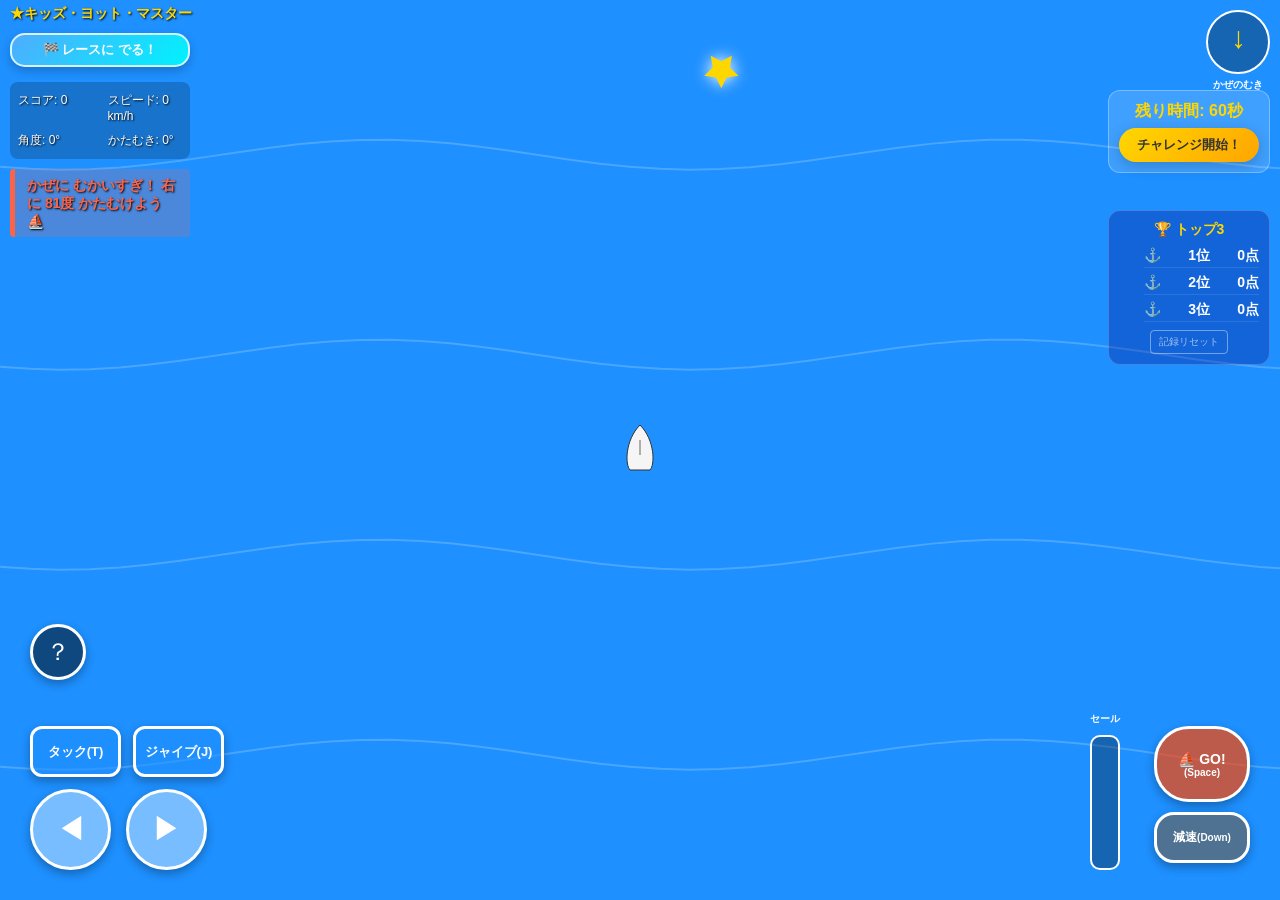
<file: index.html>
<!DOCTYPE html>
<html lang="ja">

<head>
    <meta charset="UTF-8">
    <meta name="viewport" content="width=device-width, initial-scale=1.0, maximum-scale=1.0, user-scalable=no">
    <title>キッズ・ヨット・マスター</title>
    <link rel="stylesheet" href="style.css">
</head>

<body>

    <div id="ui">
        <h1>★キッズ・ヨット・マスター</h1>
        <div id="nav-container">
            <button onclick="location.href='race.html'" class="nav-btn">🏁 レースに でる！</button>
        </div>
        <div class="stats-grid">
            <p>スコア: <span id="score">0</span></p>
            <p>スピード: <span id="speed">0</span> km/h</p>
            <p>角度: <span id="wind-angle-val">0</span>°</p>
            <p>かたむき: <span id="heel-angle-val">0</span>°</p>
        </div>
        <p id="msg"></p>
    </div>

    <div id="timer-container">
        <div id="timer-display">残り時間: <span id="time-left">60</span>秒</div>
        <button id="btn-start-timer" class="game-btn">チャレンジ開始！</button>
    </div>

    <div id="ranking-container">
        <h3>🏆 トップ3</h3>
        <ol id="ranking-list">
            <li>---</li>
            <li>---</li>
            <li>---</li>
        </ol>
        <button id="btn-reset-scores" class="reset-btn">記録リセット</button>
    </div>

    <div id="wind-container">
        <div id="wind-indicator">
            <div id="arrow">↑</div>
        </div>
        <div class="label">かぜのむき</div>
    </div>

    <!-- セールゲージ -->
    <div id="sail-gauge-container">
        <div id="sail-gauge-label">セール</div>
        <div id="sail-gauge-fill"></div>
    </div>

    <canvas id="gameCanvas"></canvas>

    <div id="btn-help" class="btn">？</div>

    <div id="controls">
        <div style="display:flex; flex-direction: column;">
            <div class="special-btns">
                <div id="btn-tack" class="btn btn-small">タック(T)</div>
                <div id="btn-gybe" class="btn btn-small">ジャイブ(J)</div>
            </div>
            <div style="display:flex; gap:15px; align-items: flex-end;">
                <div id="btn-left" class="btn">◀</div>
                <div id="btn-right" class="btn">▶</div>
            </div>
        </div>
        <div class="sail-btns">
            <div id="btn-sail" class="btn">⛵ GO!<br><span style="font-size:10px;">(Space)</span></div>
            <div id="btn-release" class="btn">減速<br><span style="font-size:10px;">(Down)</span></div>
        </div>
    </div>

    <div id="overlay"></div>
    <div id="help-modal">
        <h2>あそびかた</h2>
        <ul>
            <li><strong>【GO! / Space】</strong>でセールを はるよ！</li>
            <li><strong>【減速 / ↓】</strong>でセールを たたんで 止まるよ。</li>
            <li><strong>【タック / T】</strong>は 風上（かざかみ）を 通って むきを かえるよ。</li>
            <li><strong>【ジャイブ / J】</strong>は 風下（かざしも）を 通って むきを かえるよ。</li>
            <li><strong>【◀ ▶】</strong>は ハンドルを きるよ。</li>
            <li>かぜを よこから うけると スピードが アップ！ ⛵✨</li>
        </ul>
        <button id="close-help">わかった！</button>
    </div>

    <script src="script.js"></script>
</body>

</html>
</file>
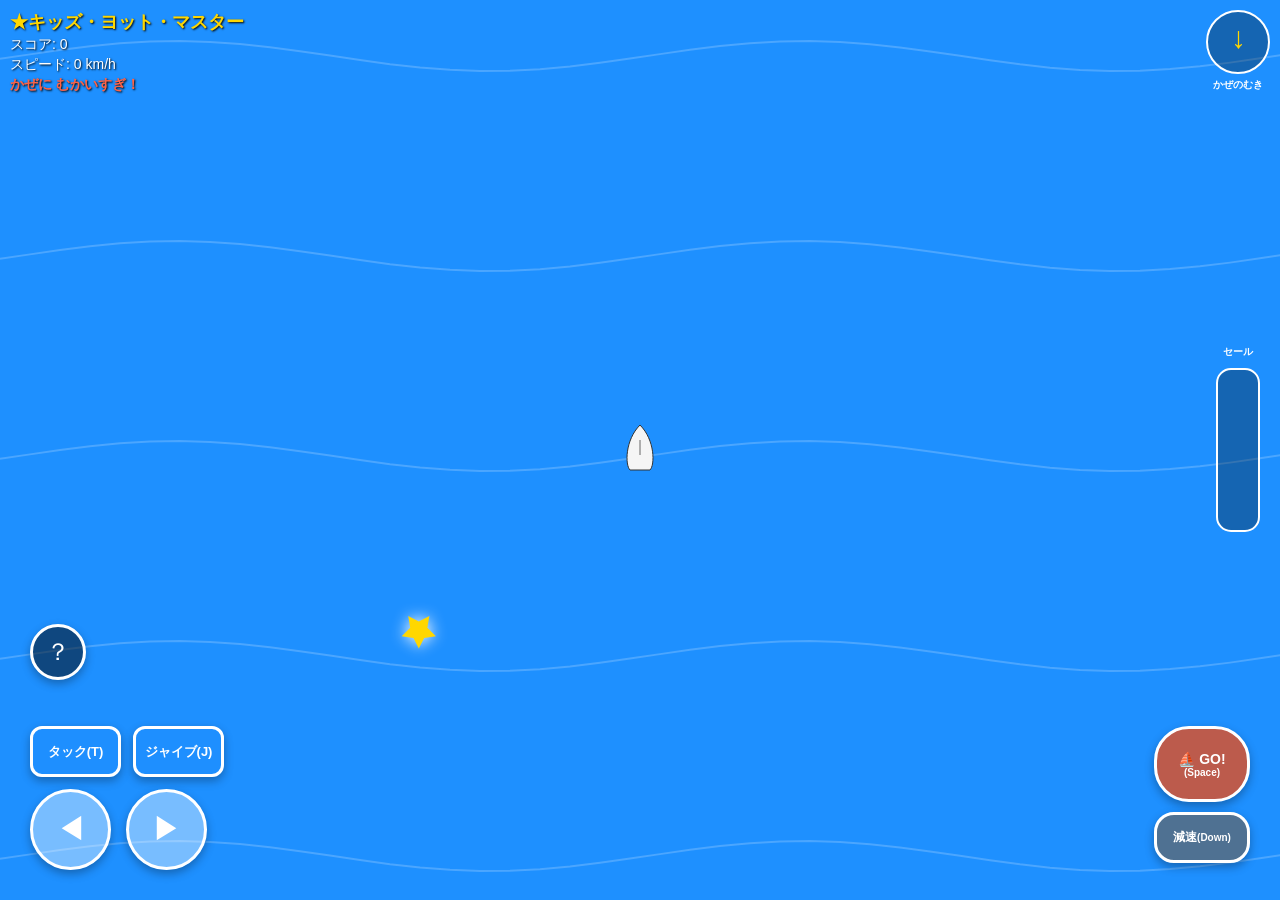
<file: kids-yacht-master.html>
<!DOCTYPE html>
<html lang="ja">
<head>
    <meta charset="UTF-8">
    <meta name="viewport" content="width=device-width, initial-scale=1.0, maximum-scale=1.0, user-scalable=no">
    <title>キッズ・ヨット・マスター（操船強化版）</title>
    <style>
        /* 基本レイアウトの設定 */
        body {
            margin: 0;
            overflow: hidden;
            background-color: #87CEEB;
            font-family: "Hiragino Kaku Gothic ProN", "Meiryo", sans-serif;
            touch-action: none;
            -webkit-user-select: none;
            user-select: none;
        }
        #gameCanvas {
            display: block;
            background-color: #1E90FF;
        }
        /* スコアや速度などの情報を表示するエリア */
        #ui {
            position: absolute;
            top: 10px;
            left: 10px;
            color: white;
            text-shadow: 1px 1px 2px #000;
            pointer-events: none;
            z-index: 10;
        }
        h1 { margin: 0; font-size: 18px; color: #FFD700; }
        p { margin: 2px 0; font-size: 14px; }

        /* 風向きインジケーターの設定 */
        #wind-container {
            position: absolute;
            top: 10px;
            right: 10px;
            text-align: center;
            pointer-events: none;
            z-index: 10;
        }
        #wind-indicator {
            width: 60px;
            height: 60px;
            background: rgba(0, 0, 0, 0.3);
            border: 2px solid white;
            border-radius: 50%;
            display: flex;
            justify-content: center;
            align-items: center;
            margin: 0 auto;
        }
        #arrow {
            font-size: 30px;
            font-weight: bold;
            color: #FFD700;
            transition: transform 0.1s;
        }
        .label { color: white; font-size: 10px; font-weight: bold; margin-top: 4px; }

        /* セール状態ゲージ */
        #sail-gauge-container {
            position: absolute;
            right: 20px;
            top: 50%;
            transform: translateY(-50%);
            width: 30px;
            height: 150px;
            background: rgba(0, 0, 0, 0.3);
            border: 2px solid white;
            border-radius: 15px;
            padding: 5px;
            display: flex;
            flex-direction: column;
            align-items: center;
            justify-content: flex-end;
            z-index: 10;
        }
        #sail-gauge-fill {
            width: 100%;
            height: 0%;
            background: #FF6347;
            border-radius: 10px;
            transition: height 0.3s ease;
        }
        #sail-gauge-label {
            position: absolute;
            top: -25px;
            color: white;
            font-size: 10px;
            white-space: nowrap;
            font-weight: bold;
        }

        /* 下部の操作ボタンエリア */
        #controls {
            position: absolute;
            bottom: 30px;
            left: 0;
            width: 100%;
            display: flex;
            justify-content: space-between;
            padding: 0 30px;
            box-sizing: border-box;
            z-index: 20;
        }

        .btn {
            width: 75px;
            height: 75px;
            background: rgba(255, 255, 255, 0.4);
            border: 3px solid white;
            border-radius: 50%;
            font-size: 30px;
            display: flex;
            justify-content: center;
            align-items: center;
            cursor: pointer;
            box-shadow: 0 4px 10px rgba(0,0,0,0.3);
            color: white;
        }
        
        .btn:active, .btn.pressed {
            background: rgba(255, 215, 0, 0.8);
            transform: scale(0.9);
        }

        /* タック・ジャイブボタンのスタイル（サイズを大きく調整） */
        .special-btns {
            display: flex;
            gap: 12px;
            margin-bottom: 12px;
        }
        .btn-small {
            width: 85px; /* 65pxから拡大 */
            height: 45px; /* 40pxから拡大 */
            font-size: 13px;
            font-weight: bold;
            border-radius: 12px;
            background: rgba(30, 144, 255, 0.6);
        }

        /* セール操作用ボタン */
        .sail-btns {
            display: flex;
            flex-direction: column;
            gap: 10px;
            align-items: center;
        }

        #btn-sail {
            width: 90px;
            height: 70px;
            background: rgba(255, 69, 0, 0.7);
            font-size: 14px;
            font-weight: bold;
            border-radius: 35px;
            flex-direction: column;
            text-align: center;
        }
        #btn-sail.active { background: #FFD700; color: #333; }
        
        #btn-release {
            width: 90px;
            height: 45px;
            background: rgba(100, 100, 100, 0.7);
            font-size: 12px;
            font-weight: bold;
            border-radius: 20px;
            text-align: center;
        }

        /* ヘルプボタン */
        #btn-help {
            position: absolute;
            bottom: 220px; 
            left: 30px;
            width: 50px;
            height: 50px;
            font-size: 24px;
            background: rgba(0, 0, 0, 0.5);
            z-index: 25;
        }

        /* ヘルプ表示用のモーダル */
        #help-modal {
            display: none;
            position: fixed;
            top: 50%;
            left: 50%;
            transform: translate(-50%, -50%);
            width: 85%;
            max-width: 400px;
            background: white;
            padding: 20px;
            border-radius: 20px;
            box-shadow: 0 0 20px rgba(0,0,0,0.5);
            z-index: 100;
            color: #333;
        }
        #help-modal h2 { margin-top: 0; color: #1E90FF; text-align: center; }
        #help-modal ul { padding-left: 20px; }
        #help-modal li { margin-bottom: 10px; font-size: 14px; line-height: 1.4; }
        #close-help {
            display: block;
            margin: 20px auto 0;
            padding: 10px 30px;
            background: #1E90FF;
            color: white;
            border: none;
            border-radius: 25px;
            font-weight: bold;
            cursor: pointer;
        }
        #overlay {
            display: none;
            position: fixed;
            top: 0;
            left: 0;
            width: 100%;
            height: 100%;
            background: rgba(0,0,0,0.6);
            z-index: 90;
        }
    </style>
</head>
<body>

    <div id="ui">
        <h1>★キッズ・ヨット・マスター</h1>
        <p>スコア: <span id="score">0</span></p>
        <p>スピード: <span id="speed">0</span> km/h</p>
        <p id="msg" style="color: #FF6347; font-weight: bold;"></p>
    </div>

    <div id="wind-container">
        <div id="wind-indicator"><div id="arrow">↑</div></div>
        <div class="label">かぜのむき</div>
    </div>

    <!-- セールゲージ -->
    <div id="sail-gauge-container">
        <div id="sail-gauge-label">セール</div>
        <div id="sail-gauge-fill"></div>
    </div>

    <canvas id="gameCanvas"></canvas>

    <div id="btn-help" class="btn">？</div>

    <div id="controls">
        <div style="display:flex; flex-direction: column;">
            <div class="special-btns">
                <div id="btn-tack" class="btn btn-small">タック(T)</div>
                <div id="btn-gybe" class="btn btn-small">ジャイブ(J)</div>
            </div>
            <div style="display:flex; gap:15px; align-items: flex-end;">
                <div id="btn-left" class="btn">◀</div>
                <div id="btn-right" class="btn">▶</div>
            </div>
        </div>
        <div class="sail-btns">
            <div id="btn-sail" class="btn">⛵ GO!<br><span style="font-size:10px;">(Space)</span></div>
            <div id="btn-release" class="btn">減速<br><span style="font-size:10px;">(Down)</span></div>
        </div>
    </div>

    <div id="overlay"></div>
    <div id="help-modal">
        <h2>あそびかた</h2>
        <ul>
            <li><strong>【GO! / Space】</strong>でセールを はるよ！</li>
            <li><strong>【減速 / ↓】</strong>でセールを たたんで 止まるよ。</li>
            <li><strong>【タック / T】</strong>は 風上（かざかみ）を 通って むきを かえるよ。</li>
            <li><strong>【ジャイブ / J】</strong>は 風下（かざしも）を 通って むきを かえるよ。</li>
            <li><strong>【◀ ▶】</strong>は ハンドルを きるよ。</li>
            <li>かぜを よこから うけると スピードが アップ！ ⛵✨</li>
        </ul>
        <button id="close-help">わかった！</button>
    </div>

<script>
    /**
     * システム管理・初期化
     */
    const canvas = document.getElementById('gameCanvas');
    const ctx = canvas.getContext('2d');

    function resize() {
        canvas.width = window.innerWidth;
        canvas.height = window.innerHeight;
    }
    window.addEventListener('resize', resize);
    resize();

    /**
     * ヘルプ画面制御
     */
    const helpBtn = document.getElementById('btn-help');
    const helpModal = document.getElementById('help-modal');
    const helpOverlay = document.getElementById('overlay');
    const closeHelp = document.getElementById('close-help');

    const toggleHelp = (show) => {
        const display = show ? 'block' : 'none';
        helpModal.style.display = display;
        helpOverlay.style.display = display;
    };

    helpBtn.addEventListener('click', () => toggleHelp(true));
    helpBtn.addEventListener('touchstart', (e) => { e.preventDefault(); toggleHelp(true); });
    closeHelp.addEventListener('click', () => toggleHelp(false));
    helpOverlay.addEventListener('click', () => toggleHelp(false));

    /**
     * ゲーム状態
     */
    let score = 0;
    const boat = {
        x: window.innerWidth / 2,
        y: window.innerHeight / 2,
        angle: -Math.PI / 2,
        speed: 0,
        maxSpeed: 6,
        rotationSpeed: 0.05,
        sailOpen: false,
        autoRotateDir: 0, 
        autoRotateTarget: null
    };

    const windAngle = Math.PI / 2; // 北風（上から下）

    const star = {
        x: Math.random() * (window.innerWidth - 100) + 50,
        y: Math.random() * (window.innerHeight - 100) + 50,
        size: 18
    };

    const input = { left: false, right: false };

    /**
     * 旋回ロジック（タック・ジャイブ）
     */
    function startSpecialMove(type) {
        // 現在の風に対する角度を確認
        let diff = Math.atan2(Math.sin(boat.angle - windAngle), Math.cos(boat.angle - windAngle));
        
        if (type === 'tack') {
            // タック：風上を回る
            boat.autoRotateDir = (diff < 0) ? 1 : -1;
            boat.autoRotateTarget = boat.angle + boat.autoRotateDir * Math.PI * 0.5;
        } else if (type === 'gybe') {
            // ジャイブ：風下を回る
            boat.autoRotateDir = (diff < 0) ? -1 : 1;
            boat.autoRotateTarget = boat.angle + boat.autoRotateDir * Math.PI * 0.5;
        }
    }

    /**
     * 入力イベント処理
     */
    // キーボード
    window.addEventListener('keydown', (e) => {
        const key = e.code;
        if(key === 'ArrowLeft') { input.left = true; boat.autoRotateDir = 0; }
        if(key === 'ArrowRight') { input.right = true; boat.autoRotateDir = 0; }
        if(key === 'Space' || key === 'ArrowUp') boat.sailOpen = true;
        if(key === 'ArrowDown') boat.sailOpen = false;
        
        // 特殊操船ショートカット
        if(key === 'KeyT') startSpecialMove('tack');
        if(key === 'KeyJ') startSpecialMove('gybe');
    });
    
    window.addEventListener('keyup', (e) => {
        if(e.code === 'ArrowLeft') input.left = false;
        if(e.code === 'ArrowRight') input.right = false;
    });

    // ボタンUI
    function setupDirBtn(id, key) {
        const btn = document.getElementById(id);
        const start = (e) => { 
            e.preventDefault(); 
            input[key] = true; 
            btn.classList.add('pressed'); 
            boat.autoRotateDir = 0; 
        };
        const end = (e) => { 
            e.preventDefault(); 
            input[key] = false; 
            btn.classList.remove('pressed'); 
        };
        btn.addEventListener('touchstart', start, {passive: false});
        btn.addEventListener('touchend', end, {passive: false});
        btn.addEventListener('mousedown', start);
        btn.addEventListener('mouseup', end);
        btn.addEventListener('mouseleave', end);
    }
    setupDirBtn('btn-left', 'left');
    setupDirBtn('btn-right', 'right');

    const sailBtn = document.getElementById('btn-sail');
    const releaseBtn = document.getElementById('btn-release');
    const tackBtn = document.getElementById('btn-tack');
    const gybeBtn = document.getElementById('btn-gybe');

    sailBtn.addEventListener('click', () => boat.sailOpen = true);
    sailBtn.addEventListener('touchstart', (e) => { e.preventDefault(); boat.sailOpen = true; });
    releaseBtn.addEventListener('click', () => boat.sailOpen = false);
    releaseBtn.addEventListener('touchstart', (e) => { e.preventDefault(); boat.sailOpen = false; });
    
    tackBtn.addEventListener('click', () => startSpecialMove('tack'));
    gybeBtn.addEventListener('click', () => startSpecialMove('gybe'));

    /**
     * 更新処理
     */
    function update() {
        // 自動旋回
        if (boat.autoRotateDir !== 0) {
            boat.angle += boat.rotationSpeed * boat.autoRotateDir;
            if (Math.abs(boat.angle - boat.autoRotateTarget) < 0.1) {
                boat.autoRotateDir = 0;
            }
        }

        // 手動旋回
        if (input.left) boat.angle -= boat.rotationSpeed;
        if (input.right) boat.angle += boat.rotationSpeed;

        // 風との角度計算
        let diff = Math.atan2(Math.sin(boat.angle - windAngle), Math.cos(boat.angle - windAngle));
        let absDiff = Math.abs(diff);

        let windEfficiency = 0;
        let msg = "";

        // ヨットの帆走物理
        if (absDiff > Math.PI * 0.75) {
            windEfficiency = -0.5;
            msg = "かぜに むかいすぎ！";
        } else if (absDiff > Math.PI * 0.4) {
            windEfficiency = 1.2;
        } else if (absDiff < Math.PI * 0.15) {
            windEfficiency = 0.7;
        } else {
            windEfficiency = 1.0;
        }

        if (boat.sailOpen) {
            boat.speed += 0.08 * windEfficiency;
            sailBtn.classList.add('active');
        } else {
            boat.speed *= 0.97;
            sailBtn.classList.remove('active');
        }

        if (boat.speed > boat.maxSpeed) boat.speed = boat.maxSpeed;
        if (boat.speed < 0) boat.speed = 0;

        boat.x += Math.cos(boat.angle) * boat.speed;
        boat.y += Math.sin(boat.angle) * boat.speed;

        // ループ
        if (boat.x > canvas.width + 20) boat.x = -20;
        if (boat.x < -20) boat.x = canvas.width + 20;
        if (boat.y > canvas.height + 20) boat.y = -20;
        if (boat.y < -20) boat.y = canvas.height + 20;

        // アイテム取得
        let dx = boat.x - star.x;
        let dy = boat.y - star.y;
        if (Math.sqrt(dx*dx + dy*dy) < 35) {
            score++;
            document.getElementById('score').innerText = score;
            star.x = Math.random() * (canvas.width - 100) + 50;
            star.y = Math.random() * (canvas.height - 100) + 50;
            if (navigator.vibrate) navigator.vibrate(50);
        }

        // UI
        document.getElementById('speed').innerText = Math.floor(boat.speed * 5);
        document.getElementById('msg').innerText = msg;
        const gaugeHeight = boat.sailOpen ? 100 : 0;
        document.getElementById('sail-gauge-fill').style.height = gaugeHeight + '%';
    }

    /**
     * 描画処理
     */
    function draw() {
        ctx.clearRect(0, 0, canvas.width, canvas.height);

        // 波背景
        ctx.strokeStyle = "rgba(255, 255, 255, 0.2)";
        ctx.lineWidth = 2;
        let time = Date.now() / 1000;
        for(let i=-2; i<10; i++) {
            let yOffset = (time * 50) % 200;
            let baseY = i * 200 + yOffset;
            ctx.beginPath();
            for(let x=0; x<canvas.width + 100; x+=30) {
                let waveY = baseY + Math.sin(x/100 + time) * 15;
                if (x === 0) ctx.moveTo(x, waveY);
                else ctx.lineTo(x, waveY);
            }
            ctx.stroke();
        }

        // 星
        ctx.save();
        ctx.fillStyle = "#FFD700";
        ctx.shadowColor = "white";
        ctx.shadowBlur = 15;
        ctx.beginPath();
        for(let i=0; i<5; i++) {
            ctx.lineTo(star.x + Math.cos((18+i*72)/180*Math.PI)*star.size, 
                       star.y + Math.sin((18+i*72)/180*Math.PI)*star.size);
            ctx.lineTo(star.x + Math.cos((54+i*72)/180*Math.PI)*star.size/2, 
                       star.y + Math.sin((54+i*72)/180*Math.PI)*star.size/2);
        }
        ctx.closePath();
        ctx.fill();
        ctx.restore();

        // 船体
        ctx.save();
        ctx.translate(boat.x, boat.y);
        ctx.rotate(boat.angle);

        ctx.fillStyle = "#F5F5F5";
        ctx.beginPath();
        ctx.moveTo(25, 0);
        ctx.bezierCurveTo(10, 15, -15, 15, -20, 10);
        ctx.lineTo(-20, -10);
        ctx.bezierCurveTo(-15, -15, 10, -15, 25, 0);
        ctx.fill();
        ctx.strokeStyle = "#333";
        ctx.lineWidth = 1;
        ctx.stroke();

        ctx.strokeStyle = "#666";
        ctx.beginPath(); ctx.moveTo(-5, 0); ctx.lineTo(10, 0); ctx.stroke();

        // 帆（セール）
        if (boat.sailOpen || boat.speed > 0.5) {
            let diff = Math.atan2(Math.sin(windAngle - boat.angle), Math.cos(windAngle - boat.angle));
            let sailAngle = diff / 2;
            if (Math.abs(diff) > Math.PI * 0.8) sailAngle = 0;

            ctx.save();
            ctx.rotate(sailAngle);
            ctx.globalAlpha = boat.sailOpen ? 1.0 : 0.4;
            ctx.fillStyle = "white";
            ctx.beginPath();
            ctx.moveTo(8, 0);
            let curveWidth = boat.sailOpen ? (2 + boat.speed) : 1;
            ctx.quadraticCurveTo(-15, curveWidth, -25, 0);
            ctx.lineTo(8, 0);
            ctx.fill();
            ctx.strokeStyle = "#ddd";
            ctx.stroke();
            ctx.restore();
        }

        ctx.restore();
    }

    function gameLoop() {
        update();
        draw();
        requestAnimationFrame(gameLoop);
    }

    document.getElementById('arrow').style.transform = `rotate(180deg)`;
    gameLoop();
</script>
</body>
</html>
</file>
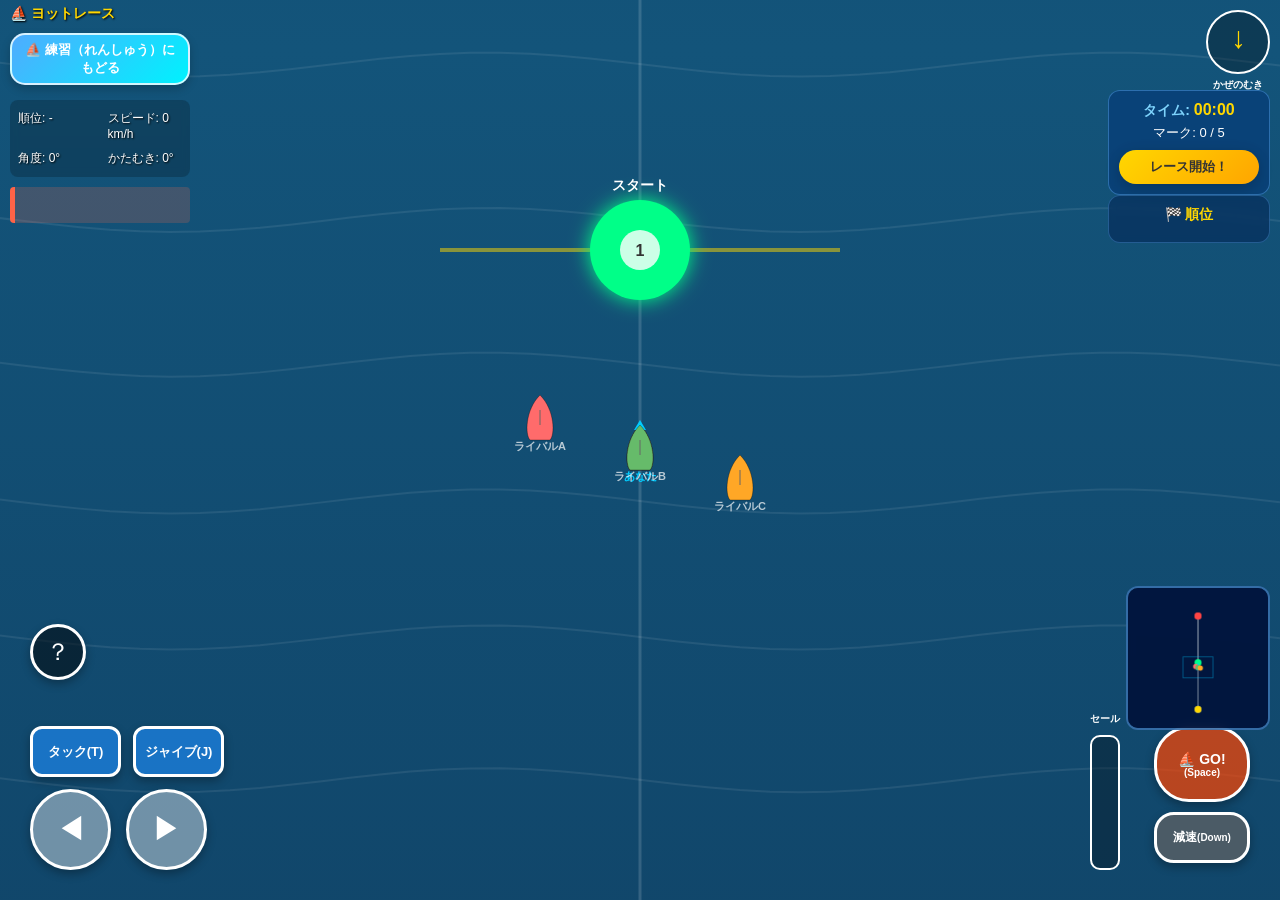
<file: race.html>
<!DOCTYPE html>
<html lang="ja">

<head>
    <meta charset="UTF-8">
    <meta name="viewport" content="width=device-width, initial-scale=1.0, maximum-scale=1.0, user-scalable=no">
    <title>ヨットレース・シミュレーター</title>
    <link rel="stylesheet" href="style.css">
    <link rel="stylesheet" href="race.css">
</head>

<body>

    <div id="ui">
        <h1>⛵ ヨットレース</h1>
        <div id="nav-container">
            <button onclick="location.href='index.html'" class="nav-btn">⛵ 練習（れんしゅう）にもどる</button>
        </div>
        <div class="stats-grid">
            <p>順位: <span id="rank">-</span></p>
            <p>スピード: <span id="speed">0</span> km/h</p>
            <p>角度: <span id="wind-angle-val">0</span>°</p>
            <p>かたむき: <span id="heel-angle-val">0</span>°</p>
        </div>
        <p id="msg"></p>
    </div>

    <!-- レース情報パネル -->
    <div id="race-panel">
        <div id="race-timer">タイム: <span id="race-time">00:00</span></div>
        <div id="race-lap">マーク: <span id="race-mark">0</span> / <span id="race-mark-total">0</span></div>
        <button id="btn-start-race" class="game-btn">レース開始！</button>
    </div>

    <!-- 順位パネル -->
    <div id="race-standings">
        <h3>🏁 順位</h3>
        <ol id="standings-list"></ol>
    </div>

    <div id="wind-container">
        <div id="wind-indicator">
            <div id="arrow">↑</div>
        </div>
        <div class="label">かぜのむき</div>
    </div>

    <!-- セールゲージ -->
    <div id="sail-gauge-container">
        <div id="sail-gauge-label">セール</div>
        <div id="sail-gauge-fill"></div>
    </div>

    <!-- ミニマップ -->
    <canvas id="minimap" width="160" height="160"></canvas>

    <canvas id="gameCanvas"></canvas>

    <!-- カウントダウンオーバーレイ -->
    <div id="countdown-overlay">
        <div id="countdown-text"></div>
    </div>

    <!-- ゴールオーバーレイ -->
    <div id="finish-overlay">
        <div id="finish-content">
            <h2 id="finish-title"></h2>
            <div id="finish-results"></div>
            <button id="btn-restart" class="game-btn">もう一度レース！</button>
        </div>
    </div>

    <div id="btn-help" class="btn">？</div>

    <div id="controls">
        <div style="display:flex; flex-direction: column;">
            <div class="special-btns">
                <div id="btn-tack" class="btn btn-small">タック(T)</div>
                <div id="btn-gybe" class="btn btn-small">ジャイブ(J)</div>
            </div>
            <div style="display:flex; gap:15px; align-items: flex-end;">
                <div id="btn-left" class="btn">◀</div>
                <div id="btn-right" class="btn">▶</div>
            </div>
        </div>
        <div class="sail-btns">
            <div id="btn-sail" class="btn">⛵ GO!<br><span style="font-size:10px;">(Space)</span></div>
            <div id="btn-release" class="btn">減速<br><span style="font-size:10px;">(Down)</span></div>
        </div>
    </div>

    <div id="overlay"></div>
    <div id="help-modal">
        <h2>レースのあそびかた</h2>
        <ul>
            <li><strong>【レース開始！】</strong>を おすと カウントダウンが はじまるよ！</li>
            <li><strong>【GO! / Space】</strong>でセールを はるよ！</li>
            <li><strong>【減速 / ↓】</strong>でセールを たたんで 止まるよ。</li>
            <li><strong>【タック / T】</strong>は 風上を 通って むきを かえるよ。</li>
            <li><strong>【ジャイブ / J】</strong>は 風下を 通って むきを かえるよ。</li>
            <li><strong>【◀ ▶】</strong>は ハンドルを きるよ。</li>
            <li>⛵ ブイ（しるし）を まわって ゴールを めざそう！</li>
            <li>🗺️ 右下の ミニマップで コースを かくにんできるよ！</li>
        </ul>
        <button id="close-help">わかった！</button>
    </div>

    <script src="race.js"></script>
</body>

</html>
</file>
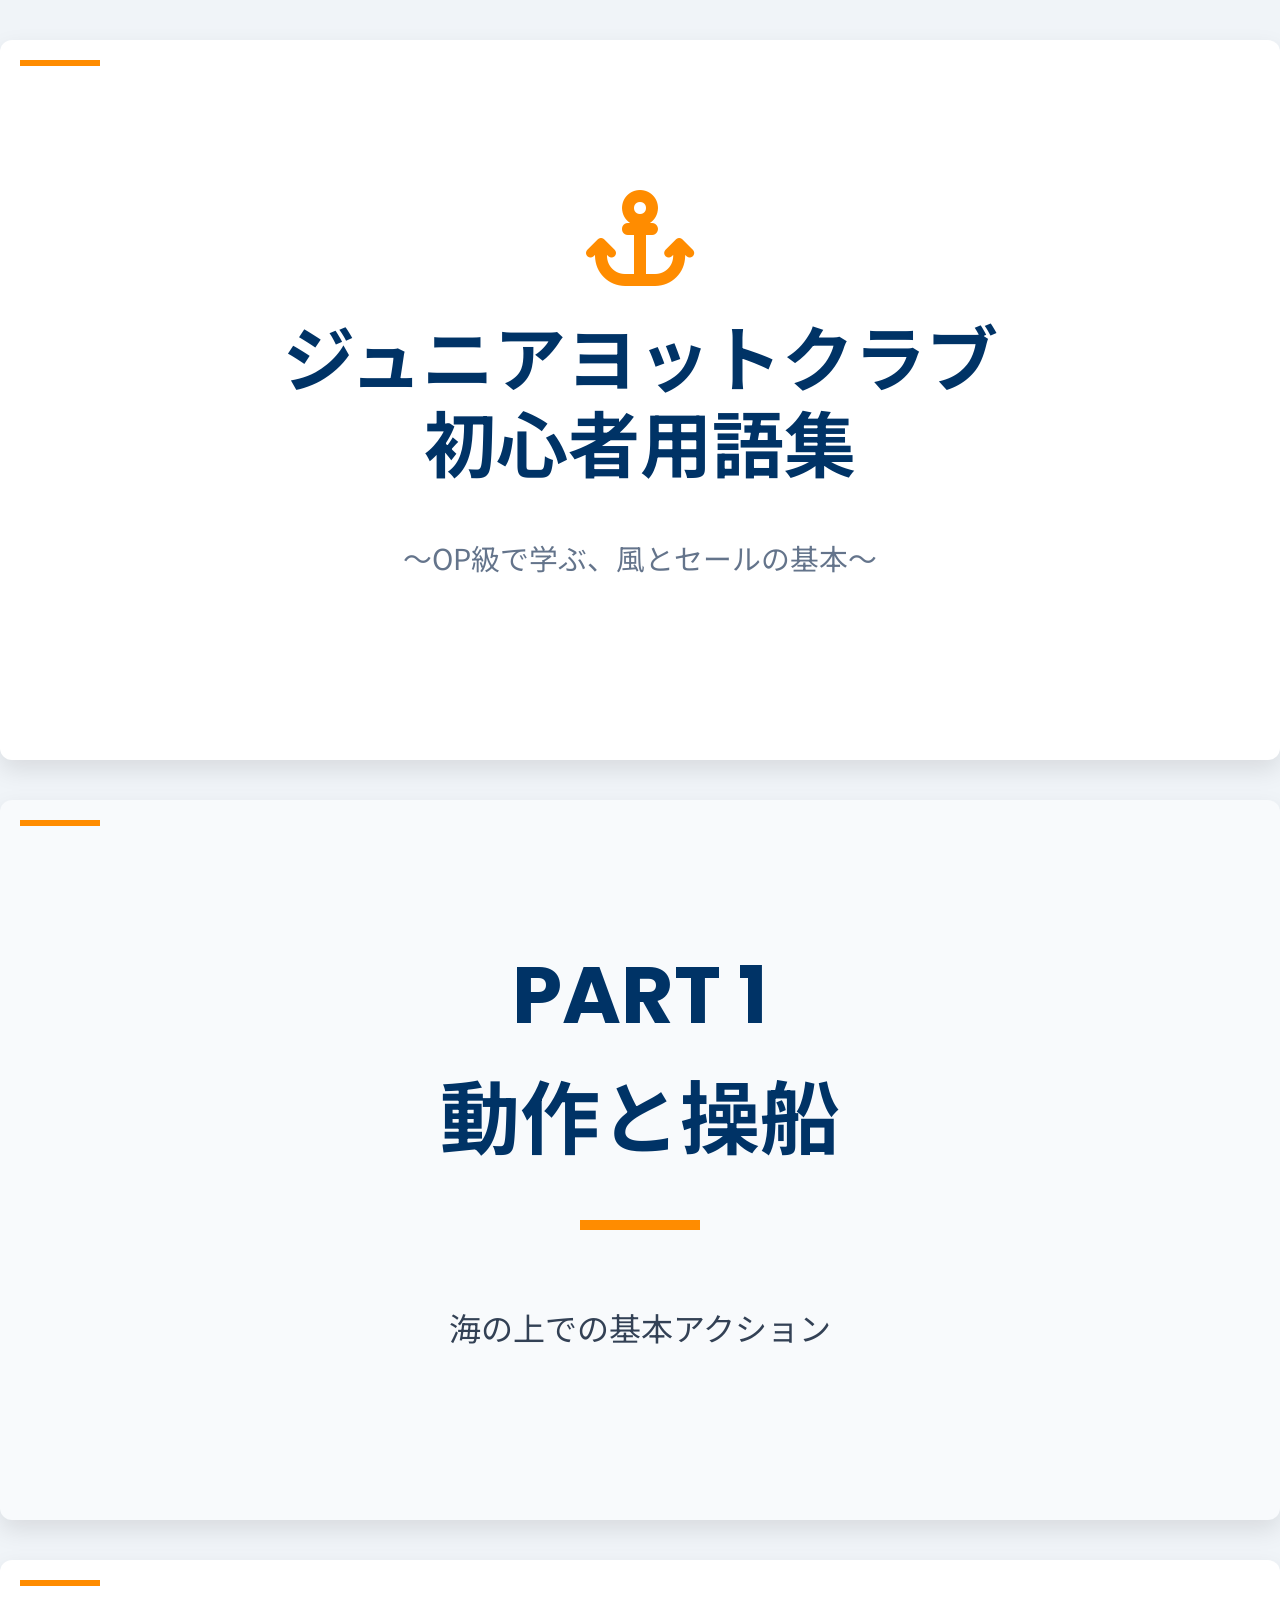
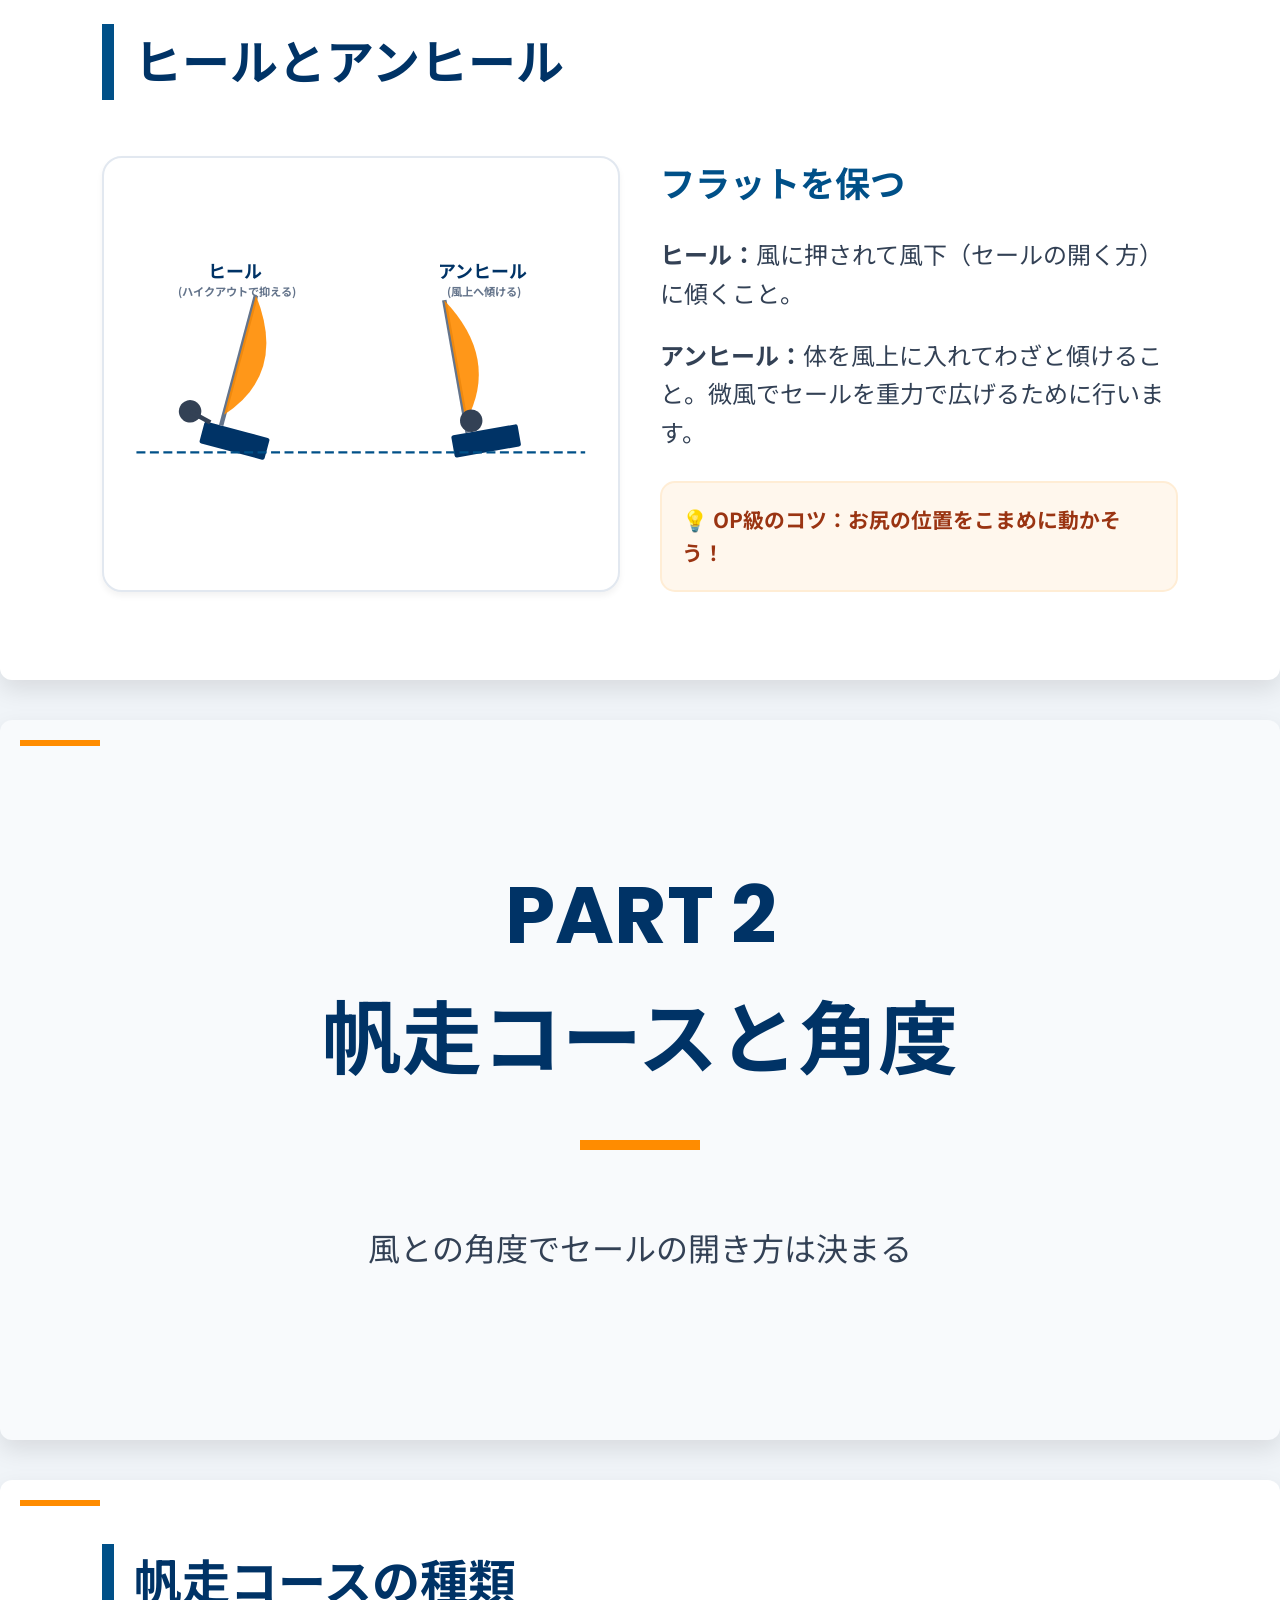
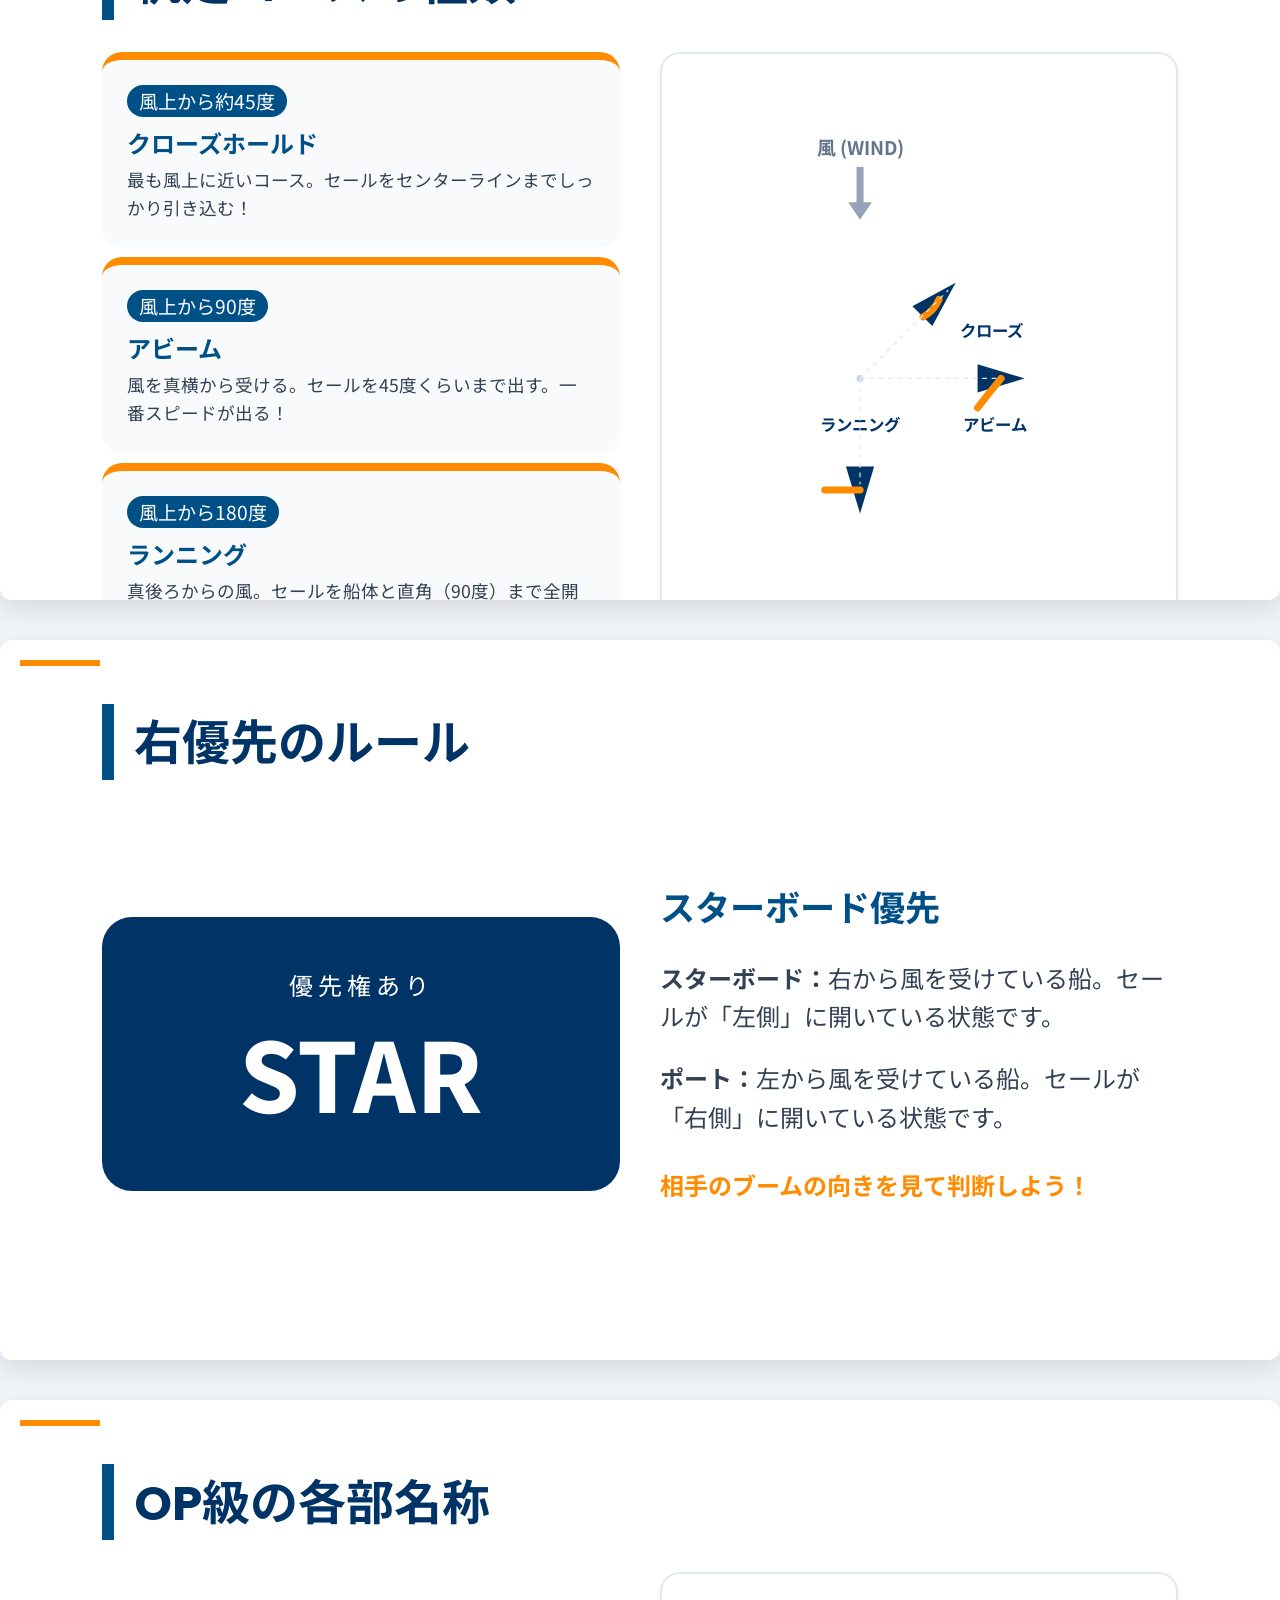
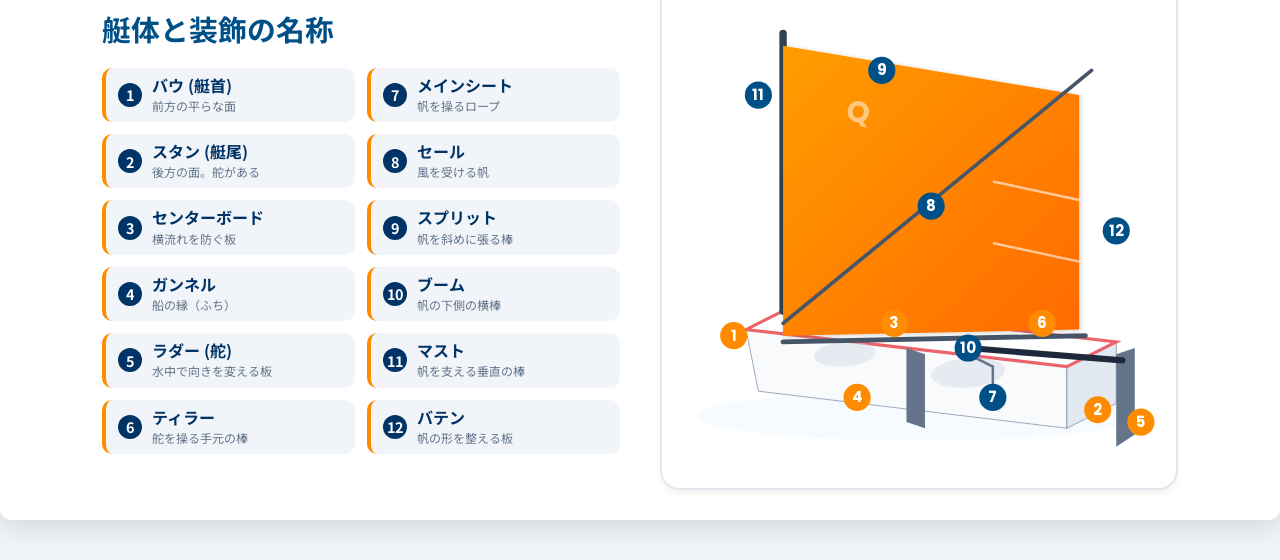
<file: knowledge/wordlist.html>
<!DOCTYPE html>
<html lang="ja">

<head>
    <meta charset="UTF-8">
    <meta name="viewport" content="width=device-width, initial-scale=1.0">
    <title>ジュニアヨットクラブ用語集</title>
    <link rel="preconnect" href="https://fonts.googleapis.com">
    <link rel="preconnect" href="https://fonts.gstatic.com" crossorigin>
    <link href="https://fonts.googleapis.com/css2?family=Noto+Sans+JP:wght@400;700&family=Poppins:wght@700&display=swap"
        rel="stylesheet">
    <link rel="stylesheet" href="https://cdnjs.cloudflare.com/ajax/libs/font-awesome/6.5.1/css/all.min.css">
    <style>
        /* 基本スタイル */
        * {
            box-sizing: border-box;
        }

        body {
            background-color: #f0f4f8;
            margin: 0;
            font-family: 'Noto Sans JP', sans-serif;
        }

        /* スライドのコンテナ */
        .slide-container {
            width: 100%;
            max-width: 1280px;
            aspect-ratio: 16 / 9;
            background-color: #ffffff;
            margin: 40px auto;
            overflow: hidden;
            position: relative;
            display: flex;
            flex-direction: column;
            padding: 5% 8%;
            border-radius: 12px;
            box-shadow: 0 10px 25px rgba(0, 0, 0, 0.1);
            page-break-after: always;
        }

        /* 装飾 */
        .slide-container::after {
            content: '';
            position: absolute;
            top: 20px;
            left: 20px;
            width: 80px;
            height: 6px;
            background-color: #ff8c00;
        }

        h1,
        h2,
        h3 {
            font-family: 'Poppins', 'Noto Sans JP', sans-serif;
            color: #003366;
            margin: 0;
        }

        h1 {
            font-size: 4.5rem;
            line-height: 1.2;
            margin-bottom: 1rem;
        }

        .slide-title {
            font-size: 3rem;
            margin-bottom: 2rem;
            border-left: 12px solid #005088;
            padding-left: 20px;
        }

        h3 {
            font-size: 2.2rem;
            margin-bottom: 1rem;
            color: #005088;
        }

        p,
        li {
            font-size: 1.5rem;
            line-height: 1.6;
            color: #334155;
        }

        .subtitle {
            font-size: 1.8rem;
            color: #64748b;
        }

        .content-area {
            display: flex;
            flex-direction: column;
            flex-grow: 1;
            justify-content: center;
        }

        .two-column {
            display: grid;
            grid-template-columns: 1fr 1fr;
            gap: 40px;
            align-items: center;
        }

        .card {
            background-color: #f8fafc;
            border-radius: 20px;
            padding: 25px;
            border-top: 8px solid #ff8c00;
            height: 100%;
        }

        .diagram-box {
            width: 100%;
            height: 100%;
            min-height: 380px;
            background-color: #ffffff;
            border-radius: 20px;
            display: flex;
            align-items: center;
            justify-content: center;
            box-shadow: 0 4px 6px rgba(0, 0, 0, 0.05);
            border: 2px solid #e2e8f0;
            padding: 10px;
        }

        .star-box {
            background-color: #003366;
            color: white;
            padding: 50px;
            border-radius: 30px;
            text-align: center;
        }

        .star-box .big-text {
            font-size: 6rem;
            font-weight: 800;
            display: block;
        }

        .angle-tag {
            display: inline-block;
            background-color: #005088;
            color: white;
            padding: 2px 12px;
            border-radius: 20px;
            font-size: 1.2rem;
            margin-bottom: 8px;
        }

        .parts-grid {
            display: grid;
            grid-template-columns: 1fr 1fr;
            gap: 12px;
            margin-top: 10px;
        }

        .part-item {
            display: flex;
            align-items: center;
            gap: 10px;
            background: #f1f5f9;
            padding: 8px 12px;
            border-radius: 10px;
            border-left: 4px solid #ff8c00;
        }

        .part-num {
            background: #003366;
            color: white;
            border-radius: 50%;
            width: 24px;
            height: 24px;
            display: flex;
            align-items: center;
            justify-content: center;
            font-size: 0.9rem;
            font-weight: bold;
            flex-shrink: 0;
        }

        .part-text {
            line-height: 1.2;
        }

        .part-name {
            font-weight: bold;
            font-size: 1rem;
            color: #003366;
            display: block;
        }

        .part-desc {
            font-size: 0.75rem;
            color: #64748b;
        }

        @media print {
            body {
                background-color: white;
            }

            .slide-container {
                box-shadow: none;
                margin: 0;
                border-radius: 0;
            }
        }
    </style>
</head>

<body>

    <!-- スライド 1: タイトル -->
    <div class="slide-container">
        <div class="content-area" style="text-align: center;">
            <i class="fa-solid fa-anchor" style="font-size: 6rem; color: #ff8c00; margin-bottom: 2rem;"></i>
            <h1>ジュニアヨットクラブ<br>初心者用語集</h1>
            <p class="subtitle">〜OP級で学ぶ、風とセールの基本〜</p>
        </div>
    </div>

    <!-- スライド 2: 動作セクション -->
    <div class="slide-container" style="background-color: #f8fafc; text-align: center;">
        <div class="content-area">
            <h2 style="font-size: 5rem;">PART 1<br>動作と操船</h2>
            <div style="width: 120px; height: 10px; background-color: #ff8c00; margin: 40px auto;"></div>
            <p style="font-size: 2rem;">海の上での基本アクション</p>
        </div>
    </div>

    <!-- スライド 3: ヒールとアンヒール (OP用) -->
    <div class="slide-container">
        <h2 class="slide-title">ヒールとアンヒール</h2>
        <div class="content-area">
            <div class="two-column">
                <div class="diagram-box">
                    <svg viewBox="0 0 440 220" xmlns="http://www.w3.org/2000/svg" style="width: 100%; height: 100%;">
                        <!-- 左：ヒール -->
                        <g transform="translate(110, 160) rotate(15) translate(0, -160)">
                            <!-- OP船体(四角い形) -->
                            <rect x="-30" y="160" width="60" height="20" fill="#003366" rx="2" />
                            <!-- マストは前寄り -->
                            <line x1="-15" y1="160" x2="-15" y2="40" stroke="#64748b" stroke-width="4" />
                            <!-- セール(風下へ膨らむ) -->
                            <path d="M -15 40 Q 30 100 -15 150 Z" fill="#ff8c00" opacity="0.9" />
                            <!-- ハイクアウト -->
                            <circle cx="-45" cy="155" r="10" fill="#334155" />
                            <path d="M -25 160 L -45 155" stroke="#334155" stroke-width="4" />
                        </g>
                        <g transform="translate(110, 25)">
                            <text text-anchor="middle" font-family="'Noto Sans JP', sans-serif">
                                <tspan x="0" dy="0" font-size="16" font-weight="bold" fill="#003366">ヒール</tspan>
                                <tspan x="0" dy="16" font-size="10" font-weight="bold" fill="#64748b">(ハイクアウトで抑える)</tspan>
                            </text>
                        </g>

                        <!-- 右：アンヒール -->
                        <g transform="translate(330, 160) rotate(-10) translate(0, -160)">
                            <rect x="-30" y="160" width="60" height="20" fill="#003366" rx="2" />
                            <line x1="-15" y1="160" x2="-15" y2="40" stroke="#64748b" stroke-width="4" />
                            <path d="M -15 40 Q 25 100 -15 150 Z" fill="#ff8c00" opacity="0.9" />
                            <!-- 乗り手は風上(左)へ -->
                            <circle cx="-10" cy="150" r="10" fill="#334155" />
                        </g>
                        <g transform="translate(330, 25)">
                            <text text-anchor="middle" font-family="'Noto Sans JP', sans-serif">
                                <tspan x="0" dy="0" font-size="16" font-weight="bold" fill="#003366">アンヒール</tspan>
                                <tspan x="0" dy="16" font-size="10" font-weight="bold" fill="#64748b">(風上へ傾ける)</tspan>
                            </text>
                        </g>
                        <line x1="20" y1="180" x2="420" y2="180" stroke="#005088" stroke-width="2"
                            stroke-dasharray="8,4" />
                    </svg>
                </div>
                <div>
                    <h3>フラットを保つ</h3>
                    <p><strong>ヒール：</strong>風に押されて風下（セールの開く方）に傾くこと。</p>
                    <p><strong>アンヒール：</strong>体を風上に入れてわざと傾けること。微風でセールを重力で広げるために行います。</p>
                    <div
                        style="margin-top: 30px; padding: 20px; background-color: #fff7ed; border-radius: 15px; border: 2px solid #ffedd5;">
                        <p style="font-weight: bold; color: #9a3412; margin: 0; font-size: 1.3rem;">💡
                            OP級のコツ：お尻の位置をこまめに動かそう！</p>
                    </div>
                </div>
            </div>
        </div>
    </div>

    <!-- スライド 4: 風とコースセクション -->
    <div class="slide-container" style="background-color: #f8fafc; text-align: center;">
        <div class="content-area">
            <h2 style="font-size: 5rem;">PART 2<br>帆走コースと角度</h2>
            <div style="width: 120px; height: 10px; background-color: #ff8c00; margin: 40px auto;"></div>
            <p style="font-size: 2rem;">風との角度でセールの開き方は決まる</p>
        </div>
    </div>

    <!-- スライド 5: 帆走コース (アビームのセール修正) -->
    <div class="slide-container">
        <h2 class="slide-title">帆走コースの種類</h2>
        <div class="content-area">
            <div class="two-column">
                <div style="display: flex; flex-direction: column; gap: 10px;">
                    <div class="card">
                        <span class="angle-tag">風上から約45度</span>
                        <h3 style="font-size: 1.5rem; margin-bottom: 4px;">クローズホールド</h3>
                        <p style="font-size: 1.1rem; margin: 0;">最も風上に近いコース。セールをセンターラインまでしっかり引き込む！</p>
                    </div>
                    <div class="card">
                        <span class="angle-tag">風上から90度</span>
                        <h3 style="font-size: 1.5rem; margin-bottom: 4px;">アビーム</h3>
                        <p style="font-size: 1.1rem; margin: 0;">風を真横から受ける。セールを45度くらいまで出す。一番スピードが出る！</p>
                    </div>
                    <div class="card">
                        <span class="angle-tag">風上から180度</span>
                        <h3 style="font-size: 1.5rem; margin-bottom: 4px;">ランニング</h3>
                        <p style="font-size: 1.1rem; margin: 0;">真後ろからの風。セールを船体と直角（90度）まで全開にする。</p>
                    </div>
                </div>
                <div class="diagram-box">
                    <!-- viewBoxの横幅を広げ、中心(130)を左に寄せて右側のテキスト(クローズ・アビーム)を見切れにくくしました -->
                    <svg viewBox="-30 0 420 400" xmlns="http://www.w3.org/2000/svg" style="width: 100%; height: 100%;">
                        <!-- 風 -->
                        <g transform="translate(130, 40)">
                            <line x1="0" y1="0" x2="0" y2="35" stroke="#94a3b8" stroke-width="6" />
                            <polygon points="-10,30 10,30 0,45" fill="#94a3b8" />
                            <text x="0" y="-10" font-size="16" text-anchor="middle" fill="#64748b" font-weight="bold">風
                                (WIND)</text>
                        </g>

                        <!-- 中心の回転点 -->
                        <circle cx="130" cy="220" r="3" fill="#cbd5e1" />

                        <!-- クローズ (45度) -->
                        <g transform="translate(130, 220) rotate(45) translate(0, -90)">
                            <!-- 船体（選手イラストの尖った形状） -->
                            <path d="M 0 -25 L 12 15 L -12 15 Z" fill="#003366" />
                            <circle cx="0" cy="-5" r="2.5" fill="#64748b" />
                            <!-- セール（引き込み：風を逃がさないしなり） -->
                            <path d="M 0 -5 Q 4 5 1 15" stroke="#ff8c00" stroke-width="6" stroke-linecap="round" fill="none" />
                            <g transform="translate(35, 5) rotate(-45)">
                                <text x="0" y="0" font-size="14" fill="#003366" font-weight="bold">クローズ</text>
                            </g>
                        </g>

                        <!-- アビーム (90度) -->
                        <g transform="translate(130, 220) rotate(90) translate(0, -115)">
                            <path d="M 0 -25 L 12 15 L -12 15 Z" fill="#003366" />
                            <circle cx="0" cy="-5" r="2.5" fill="#64748b" />
                            <!-- セール（修正：風下側＝外側に自然に膨らむ曲線） -->
                            <!-- Qの制御点を調整して、船体の中心から外側に弧を描くように変更 -->
                            <path d="M 0 -5 Q 12 5 25 15" stroke="#ff8c00" stroke-width="6" stroke-linecap="round" fill="none" />
                            <g transform="translate(45, 0) rotate(-90)">
                                <text x="0" y="0" font-size="14" fill="#003366" font-weight="bold" text-anchor="middle">アビーム</text>
                            </g>
                        </g>

                        <!-- ランニング (180度) -->
                        <g transform="translate(130, 220) rotate(180) translate(0, -90)">
                            <path d="M 0 -25 L 12 15 L -12 15 Z" fill="#003366" />
                            <circle cx="0" cy="-5" r="2.5" fill="#64748b" />
                            <!-- セール（真横に全開） -->
                            <path d="M 0 -5 L 30 -5" stroke="#ff8c00" stroke-width="6" stroke-linecap="round" fill="none" />
                            <g transform="translate(0, 45) rotate(-180)">
                                <text x="0" y="0" font-size="14" fill="#003366" font-weight="bold" text-anchor="middle">ランニング</text>
                            </g>
                        </g>

                        <!-- 軌道ガイドライン -->
                        <path d="M 130 220 L 205 145" stroke="#e2e8f0" stroke-width="1" stroke-dasharray="4,4" />
                        <path d="M 130 220 L 250 220" stroke="#e2e8f0" stroke-width="1" stroke-dasharray="4,4" />
                        <path d="M 130 220 L 130 310" stroke="#e2e8f0" stroke-width="1" stroke-dasharray="4,4" />
                    </svg>
                </div>
            </div>
        </div>
    </div>

    <!-- スライド 6: 優先権 -->
    <div class="slide-container">
        <h2 class="slide-title">右優先のルール</h2>
        <div class="content-area">
            <div class="two-column">
                <div class="star-box">
                    <span style="font-size: 1.5rem; letter-spacing: 5px;">優先権あり</span>
                    <span class="big-text">STAR</span>
                </div>
                <div>
                    <h3>スターボード優先</h3>
                    <p><strong>スターボード：</strong>右から風を受けている船。セールが「左側」に開いている状態です。</p>
                    <p><strong>ポート：</strong>左から風を受けている船。セールが「右側」に開いている状態です。</p>
                    <p style="color: #ff8c00; font-weight: bold; margin-top: 30px;">相手のブームの向きを見て判断しよう！</p>
                </div>
            </div>
        </div>
    </div>

    <!-- スライド 7: パーツ名称 (OP専用) -->
    <div class="slide-container">
        <h2 class="slide-title">OP級の各部名称</h2>
        <div class="content-area">
            <div class="two-column">
                <div>
                    <h3 style="font-size: 1.8rem; margin-bottom: 15px;">艇体と装飾の名称</h3>
                    <div class="parts-grid">
                        <div class="part-item">
                            <div class="part-num">1</div>
                            <div class="part-text"><span class="part-name">バウ (艇首)</span><span class="part-desc">前方の平らな面</span></div>
                        </div>
                        <div class="part-item">
                            <div class="part-num">7</div>
                            <div class="part-text"><span class="part-name">メインシート</span><span class="part-desc">帆を操るロープ</span></div>
                        </div>
                        <div class="part-item">
                            <div class="part-num">2</div>
                            <div class="part-text"><span class="part-name">スタン (艇尾)</span><span class="part-desc">後方の面。舵がある</span></div>
                        </div>
                        <div class="part-item">
                            <div class="part-num">8</div>
                            <div class="part-text"><span class="part-name">セール</span><span class="part-desc">風を受ける帆</span></div>
                        </div>
                        <div class="part-item">
                            <div class="part-num">3</div>
                            <div class="part-text"><span class="part-name">センターボード</span><span class="part-desc">横流れを防ぐ板</span></div>
                        </div>
                        <div class="part-item">
                            <div class="part-num">9</div>
                            <div class="part-text"><span class="part-name">スプリット</span><span class="part-desc">帆を斜めに張る棒</span></div>
                        </div>
                        <div class="part-item">
                            <div class="part-num">4</div>
                            <div class="part-text"><span class="part-name">ガンネル</span><span class="part-desc">船の縁（ふち）</span></div>
                        </div>
                        <div class="part-item">
                            <div class="part-num">10</div>
                            <div class="part-text"><span class="part-name">ブーム</span><span class="part-desc">帆の下側の横棒</span></div>
                        </div>
                        <div class="part-item">
                            <div class="part-num">5</div>
                            <div class="part-text"><span class="part-name">ラダー (舵)</span><span class="part-desc">水中で向きを変える板</span></div>
                        </div>
                        <div class="part-item">
                            <div class="part-num">11</div>
                            <div class="part-text"><span class="part-name">マスト</span><span class="part-desc">帆を支える垂直の棒</span></div>
                        </div>
                        <div class="part-item">
                            <div class="part-num">6</div>
                            <div class="part-text"><span class="part-name">ティラー</span><span class="part-desc">舵を操る手元の棒</span></div>
                        </div>
                        <div class="part-item">
                            <div class="part-num">12</div>
                            <div class="part-text"><span class="part-name">バテン</span><span class="part-desc">帆の形を整える板</span></div>
                        </div>
                    </div>
                </div>
                <div class="diagram-box">
                    <svg viewBox="0 0 400 400" xmlns="http://www.w3.org/2000/svg" style="width: 100%; height: 100%;">
                        <defs>
                            <filter id="partShadow" x="-20%" y="-20%" width="140%" height="140%">
                                <feGaussianBlur in="SourceAlpha" stdDeviation="2" />
                                <feOffset dx="1" dy="1" result="offsetblur" />
                                <feComponentTransfer>
                                    <feFuncA type="linear" slope="0.2" />
                                </feComponentTransfer>
                                <feMerge>
                                    <feMergeNode />
                                    <feMergeNode in="SourceGraphic" />
                                </feMerge>
                            </filter>
                            <linearGradient id="sailGradient" x1="0%" y1="0%" x2="100%" y2="100%">
                                <stop offset="0%" style="stop-color:#ff9d00;stop-opacity:1" />
                                <stop offset="100%" style="stop-color:#ff6a00;stop-opacity:1" />
                            </linearGradient>
                        </defs>

                        <!-- 水面 -->
                        <ellipse cx="200" cy="350" rx="180" ry="20" fill="#f0f9ff" opacity="0.6" />
                        
                        <!-- 艇体 - 横から見たパース (バウが左、スタンが右) -->
                        <!-- 1. 艇体の側面 (左舷) -->
                        <path d="M 60 280 L 320 310 L 320 360 L 70 330 Z" fill="#f8fafc" stroke="#64748b" stroke-width="0.5" />
                        <!-- 2. スタン端面 (後部) -->
                        <path d="M 320 310 L 360 290 L 360 340 L 320 360 Z" fill="#e2e8f0" stroke="#64748b" stroke-width="0.5" />
                        <!-- 3. デッキ上部・ガンネル (赤色の縁) -->
                        <path d="M 60 280 L 100 260 L 360 290 L 320 310 Z" fill="#ffffff" stroke="#eb636b" stroke-width="2.5" />
                        
                        <!-- 内部の浮力体 (buoyancy bags) -->
                        <ellipse cx="140" cy="300" rx="25" ry="10" fill="#cbd5e1" opacity="0.4" transform="rotate(-5, 140, 300)" />
                        <ellipse cx="240" cy="315" rx="30" ry="12" fill="#cbd5e1" opacity="0.4" transform="rotate(-5, 240, 315)" />
                        
                        <!-- 11 マスト -->
                        <line x1="90" y1="265" x2="90" y2="40" stroke="#334155" stroke-width="6" stroke-linecap="round" />
                        
                        <!-- 8 セール -->
                        <path d="M 90 50 L 330 90 L 330 280 L 90 285 Z" fill="url(#sailGradient)" filter="url(#partShadow)" />
                        <!-- セールの 'Q' ロゴ -->
                        <text x="140" y="110" font-family="Poppins, sans-serif" font-size="24" font-weight="bold" fill="white" opacity="0.5" transform="rotate(10, 140, 110)">Q</text>
                        
                        <!-- 12 バテン -->
                        <line x1="260" y1="160" x2="330" y2="175" stroke="#ffffff" stroke-width="2" opacity="0.6" />
                        <line x1="260" y1="210" x2="330" y2="225" stroke="#ffffff" stroke-width="2" opacity="0.6" />
                        
                        <!-- 9 スプリット -->
                        <line x1="90" y1="275" x2="340" y2="70" stroke="#475569" stroke-width="3" stroke-linecap="round" />
                        
                        <!-- 10 ブーム -->
                        <line x1="90" y1="290" x2="335" y2="285" stroke="#475569" stroke-width="4" stroke-linecap="round" />

                        <!-- 3 センターボード -->
                        <path d="M 190 295 L 205 300 L 205 360 L 190 355 Z" fill="#64748b" />
                        
                        <!-- 5 ラダー -->
                        <path d="M 360 300 L 375 295 L 375 365 L 360 375 Z" fill="#64748b" />
                        <!-- 6 ティラー -->
                        <line x1="240" y1="295" x2="365" y2="305" stroke="#1e293b" stroke-width="5" stroke-linecap="round" />
                        
                        <!-- 7 メインシート -->
                        <path d="M 230 295 L 260 310 L 260 330" fill="none" stroke="#64748b" stroke-width="2" />

                        <!-- ラベル番号 -->
                        <g font-family="Poppins, sans-serif" font-size="12" font-weight="bold" fill="white">
                            <!-- 1 バウ -->
                            <circle cx="50" cy="285" r="11" fill="#ff8c00" />
                            <text x="50" y="289" text-anchor="middle">1</text>
                            <!-- 2 スタン -->
                            <circle cx="345" cy="345" r="11" fill="#ff8c00" />
                            <text x="345" y="349" text-anchor="middle">2</text>
                            <!-- 3 センターボード -->
                            <circle cx="180" cy="275" r="11" fill="#ff8c00" />
                            <text x="180" y="279" text-anchor="middle">3</text>
                            <!-- 4 ガンネル -->
                            <circle cx="150" cy="335" r="11" fill="#ff8c00" />
                            <text x="150" y="339" text-anchor="middle">4</text>
                            <!-- 5 ラダー -->
                            <circle cx="380" cy="355" r="11" fill="#ff8c00" />
                            <text x="380" y="359" text-anchor="middle">5</text>
                            <!-- 6 ティラー -->
                            <circle cx="300" cy="275" r="11" fill="#ff8c00" />
                            <text x="300" y="279" text-anchor="middle">6</text>
                            <!-- 7 メインシート -->
                            <circle cx="260" cy="335" r="11" fill="#005088" />
                            <text x="260" y="339" text-anchor="middle">7</text>
                            <!-- 8 セール -->
                            <circle cx="210" cy="180" r="11" fill="#005088" />
                            <text x="210" y="184" text-anchor="middle">8</text>
                            <!-- 9 スプリット -->
                            <circle cx="170" cy="70" r="11" fill="#005088" />
                            <text x="170" y="74" text-anchor="middle">9</text>
                            <!-- 10 ブーム -->
                            <circle cx="240" cy="295" r="11" fill="#005088" />
                            <text x="240" y="299" text-anchor="middle">10</text>
                            <!-- 11 マスト -->
                            <circle cx="70" cy="90" r="11" fill="#005088" />
                            <text x="70" y="94" text-anchor="middle">11</text>
                            <!-- 12 バテン -->
                            <circle cx="360" cy="200" r="11" fill="#005088" />
                            <text x="360" y="204" text-anchor="middle">12</text>
                        </g>
                    </svg>
                </div>
            </div>
        </div>
    </div>

</body>

</html>
</file>
<file: style.css>
/* 基本レイアウトの設定 */
body {
    margin: 0;
    overflow: hidden;
    background-color: #87CEEB;
    font-family: "Hiragino Kaku Gothic ProN", "Meiryo", sans-serif;
    touch-action: none;
    -webkit-user-select: none;
    user-select: none;
}

#gameCanvas {
    display: block;
    background-color: #1E90FF;
}

/* スコアや速度などの情報を表示するエリア */
#ui {
    position: absolute;
    top: 5px;
    left: 10px;
    color: white;
    text-shadow: 1px 1px 2px #000;
    pointer-events: none;
    z-index: 10;
    max-width: 180px;
}

/* Enable pointer events only for interactive items in UI if needed,
   but we'll make child containers auto where needed. */
#ui h1 {
    pointer-events: none;
}

#ui .stats-grid {
    pointer-events: none;
}

#ui #msg {
    pointer-events: auto;
}


h1 {
    margin: 0;
    font-size: 14px;
    color: #FFD700;
    white-space: nowrap;
}

p {
    margin: 2px 0;
    font-size: 12px;
}

.stats-grid {
    display: grid;
    grid-template-columns: 1fr 1fr;
    gap: 5px 15px;
    margin-top: 10px;
    background: rgba(0, 0, 0, 0.2);
    padding: 8px;
    border-radius: 8px;
    backdrop-filter: blur(4px);
}

#timer-container {
    position: absolute;
    top: 90px;
    right: 10px;
    width: 140px;
    background: rgba(255, 255, 255, 0.15);
    padding: 10px;
    border-radius: 12px;
    border: 1px solid rgba(255, 255, 255, 0.3);
    text-align: center;
    z-index: 25;
    pointer-events: auto;
}

#timer-display {
    font-size: 16px;
    font-weight: bold;
    margin-bottom: 6px;
    color: #FFD700;
}

.game-btn {
    background: linear-gradient(135deg, #FFD700, #FFA500);
    color: #333;
    border: none;
    padding: 8px 16px;
    border-radius: 20px;
    font-weight: bold;
    cursor: pointer;
    box-shadow: 0 4px 15px rgba(0, 0, 0, 0.2);
    transition: transform 0.2s, background 0.2s;
    width: 100%;
}

.game-btn:active {
    transform: scale(0.95);
}

/* 遷移ボタンのスタイル */
#nav-container {
    margin: 10px 0;
    pointer-events: auto;
}

.nav-btn {
    background: linear-gradient(135deg, #4facfe, #00f2fe);
    color: white;
    border: 2px solid rgba(255, 255, 255, 0.8);
    padding: 6px 12px;
    border-radius: 15px;
    font-weight: bold;
    font-size: 13px;
    cursor: pointer;
    box-shadow: 0 4px 10px rgba(0, 0, 0, 0.2);
    transition: transform 0.2s, box-shadow 0.2s;
    width: 100%;
    margin-bottom: 5px;
}

.nav-btn:hover {
    box-shadow: 0 6px 15px rgba(0, 0, 0, 0.3);
    transform: translateY(-1px);
}

.nav-btn:active {
    transform: scale(0.95);
}

#ranking-container {
    position: absolute;
    top: 210px;
    right: 10px;
    width: 140px;
    background: rgba(0, 0, 128, 0.3);
    padding: 10px;
    border-radius: 12px;
    border: 1px solid rgba(255, 255, 255, 0.2);
    z-index: 25;
    pointer-events: auto;
}

#ranking-container h3 {
    margin: 0 0 8px 0;
    font-size: 14px;
    text-align: center;
    color: #FFD700;
}

#ranking-list {
    margin: 0;
    padding: 0 0 0 25px;
    font-size: 14px;
}

#ranking-list li {
    margin-bottom: 6px;
    font-weight: bold;
    list-style: none;
    display: flex;
    justify-content: space-between;
    border-bottom: 1px solid rgba(255, 255, 255, 0.1);
    padding-bottom: 2px;
    color: white;
}

#ranking-list li::before {
    content: "⚓ ";
}

.reset-btn {
    background: transparent;
    color: rgba(255, 255, 255, 0.6);
    border: 1px solid rgba(255, 255, 255, 0.4);
    font-size: 10px;
    padding: 4px 8px;
    border-radius: 4px;
    cursor: pointer;
    margin-top: 8px;
    display: block;
    margin-left: auto;
    margin-right: auto;
}

.reset-btn:hover {
    color: white;
    border-color: white;
}

#msg {
    margin-top: 10px;
    padding: 8px 12px;
    background: rgba(255, 99, 71, 0.2);
    border-left: 5px solid #FF6347;
    border-radius: 4px;
    font-size: 14px;
    font-weight: bold;
    color: #FF6347;
    animation: pulse 2s infinite ease-in-out;
    min-height: 20px;
    display: flex;
    align-items: center;
}

@keyframes pulse {
    0% {
        transform: scale(1.0);
    }

    50% {
        transform: scale(1.02);
    }

    100% {
        transform: scale(1.0);
    }
}

/* 風向きインジケーターの設定 */
#wind-container {
    position: absolute;
    top: 10px;
    right: 10px;
    text-align: center;
    pointer-events: none;
    z-index: 10;
}

#wind-indicator {
    width: 60px;
    height: 60px;
    background: rgba(0, 0, 0, 0.3);
    border: 2px solid white;
    border-radius: 50%;
    display: flex;
    justify-content: center;
    align-items: center;
    margin: 0 auto;
}

#arrow {
    font-size: 30px;
    font-weight: bold;
    color: #FFD700;
    transition: transform 0.1s;
}

.label {
    color: white;
    font-size: 10px;
    font-weight: bold;
    margin-top: 4px;
}

/* セール状態ゲージ */
#sail-gauge-container {
    position: absolute;
    right: 160px;
    /* ミニマップ(140px+10px)の左側に配置 */
    bottom: 30px;
    width: 20px;
    height: 125px;
    /* 操作ボタン群の高さに合わせる */
    background: rgba(0, 0, 0, 0.3);
    border: 2px solid white;
    border-radius: 10px;
    padding: 3px;
    display: flex;
    flex-direction: column;
    align-items: center;
    justify-content: flex-end;
    z-index: 10;
}

#sail-gauge-fill {
    width: 100%;
    height: 0%;
    background: #FF6347;
    border-radius: 10px;
}

#sail-gauge-label {
    position: absolute;
    top: -25px;
    color: white;
    font-size: 10px;
    white-space: nowrap;
    font-weight: bold;
}

/* 下部の操作ボタンエリア */
#controls {
    position: absolute;
    bottom: 30px;
    left: 0;
    width: 100%;
    display: flex;
    justify-content: space-between;
    padding: 0 30px;
    box-sizing: border-box;
    z-index: 20;
}

.btn {
    width: 75px;
    height: 75px;
    background: rgba(255, 255, 255, 0.4);
    border: 3px solid white;
    border-radius: 50%;
    font-size: 30px;
    display: flex;
    justify-content: center;
    align-items: center;
    cursor: pointer;
    box-shadow: 0 4px 10px rgba(0, 0, 0, 0.3);
    color: white;
}

.btn:active,
.btn.pressed {
    background: rgba(255, 215, 0, 0.8);
    transform: scale(0.9);
}

/* タック・ジャイブボタンのスタイル（サイズを大きく調整） */
.special-btns {
    display: flex;
    gap: 12px;
    margin-bottom: 12px;
}

.btn-small {
    width: 85px;
    /* 65pxから拡大 */
    height: 45px;
    /* 40pxから拡大 */
    font-size: 13px;
    font-weight: bold;
    border-radius: 12px;
    background: rgba(30, 144, 255, 0.6);
}

/* セール操作用ボタン */
.sail-btns {
    display: flex;
    flex-direction: column;
    gap: 10px;
    align-items: center;
}

#btn-sail {
    width: 90px;
    height: 70px;
    background: rgba(255, 69, 0, 0.7);
    font-size: 14px;
    font-weight: bold;
    border-radius: 35px;
    flex-direction: column;
    text-align: center;
}

#btn-sail.active {
    background: #FFD700;
    color: #333;
}

#btn-release {
    width: 90px;
    height: 45px;
    background: rgba(100, 100, 100, 0.7);
    font-size: 12px;
    font-weight: bold;
    border-radius: 20px;
    text-align: center;
}

/* ヘルプボタン */
#btn-help {
    position: absolute;
    bottom: 220px;
    left: 30px;
    width: 50px;
    height: 50px;
    font-size: 24px;
    background: rgba(0, 0, 0, 0.5);
    z-index: 25;
}

/* ヘルプ表示用のモーダル */
#help-modal {
    display: none;
    position: fixed;
    top: 50%;
    left: 50%;
    transform: translate(-50%, -50%);
    width: 85%;
    max-width: 400px;
    background: white;
    padding: 20px;
    border-radius: 20px;
    box-shadow: 0 0 20px rgba(0, 0, 0, 0.5);
    z-index: 100;
    color: #333;
}

#help-modal h2 {
    margin-top: 0;
    color: #1E90FF;
    text-align: center;
}

#help-modal ul {
    padding-left: 20px;
}

#help-modal li {
    margin-bottom: 10px;
    font-size: 14px;
    line-height: 1.4;
}

#close-help {
    display: block;
    margin: 20px auto 0;
    padding: 10px 30px;
    background: #1E90FF;
    color: white;
    border: none;
    border-radius: 25px;
    font-weight: bold;
    cursor: pointer;
}

#overlay {
    display: none;
    position: fixed;
    top: 0;
    left: 0;
    width: 100%;
    height: 100%;
    background: rgba(0, 0, 0, 0.6);
    z-index: 90;
}

/* スマホ向けメディアクエリ */
@media screen and (max-width: 600px) {
    #ui {
        max-width: 150px;
    }

    .stats-grid {
        grid-template-columns: 1fr;
        gap: 2px;
        padding: 4px;
        background: rgba(0, 0, 0, 0.4);
    }

    #wind-container {
        top: 5px;
        right: 5px;
    }

    #wind-indicator {
        width: 40px;
        height: 40px;
    }

    #arrow {
        font-size: 20px;
    }

    #timer-container {
        top: 60px;
        right: 5px;
        width: 100px;
        padding: 6px;
    }

    #timer-display {
        font-size: 11px;
        margin-bottom: 4px;
    }

    .game-btn {
        padding: 4px 8px;
        font-size: 10px;
    }

    #ranking-container {
        top: 130px;
        right: 5px;
        width: 100px;
        padding: 6px;
        background: rgba(0, 0, 128, 0.5);
    }

    #ranking-container h3 {
        font-size: 10px;
        margin-bottom: 4px;
    }

    #ranking-list {
        font-size: 9px;
        padding-left: 15px;
    }

    #ranking-list li {
        margin-bottom: 2px;
    }

    .reset-btn {
        font-size: 7px;
        padding: 2px 4px;
        margin-top: 4px;
    }

    #btn-help {
        bottom: 240px;
        left: 20px;
        width: 40px;
        height: 40px;
        font-size: 18px;
    }

    #controls {
        bottom: 20px;
        padding: 0 15px;
    }

    .btn {
        width: 60px;
        height: 60px;
        font-size: 24px;
    }

    .btn-small {
        width: 65px;
        height: 35px;
        font-size: 10px;
    }

    #btn-sail {
        width: 70px;
        height: 60px;
        font-size: 11px;
    }

    #btn-release {
        width: 70px;
        height: 35px;
        font-size: 9px;
    }

    #sail-gauge-container {
        right: 110px;
        /* モバイル：ミニマップ(100px+5px)の左側 */
        bottom: 20px;
        height: 105px;
        width: 15px;
        top: auto;
        transform: none;
    }
}
</file>
<file: race.css>
/* ===== レース専用スタイル ===== */
/* 既存style.cssのクラスは変更せず、新規クラスのみ定義 */

/* レース情報パネル */
#race-panel {
    position: absolute;
    top: 90px;
    right: 10px;
    width: 140px;
    background: rgba(0, 50, 120, 0.5);
    padding: 10px;
    border-radius: 12px;
    border: 1px solid rgba(100, 180, 255, 0.4);
    text-align: center;
    z-index: 25;
    pointer-events: auto;
    backdrop-filter: blur(4px);
}

#race-timer {
    font-size: 14px;
    font-weight: bold;
    margin-bottom: 4px;
    color: #7DD3FC;
}

#race-time {
    color: #FFD700;
    font-size: 16px;
}

#race-lap {
    font-size: 13px;
    color: white;
    margin-bottom: 8px;
}

/* 順位パネル */
#race-standings {
    position: absolute;
    top: 195px;
    right: 10px;
    width: 140px;
    background: rgba(0, 30, 80, 0.5);
    padding: 10px;
    border-radius: 12px;
    border: 1px solid rgba(100, 180, 255, 0.3);
    z-index: 25;
    pointer-events: none;
    backdrop-filter: blur(4px);
}

#race-standings h3 {
    margin: 0 0 8px 0;
    font-size: 14px;
    text-align: center;
    color: #FFD700;
}

#standings-list {
    margin: 0;
    padding: 0;
    list-style: none;
    font-size: 12px;
}

.standing-item {
    display: flex;
    align-items: center;
    gap: 6px;
    padding: 3px 6px;
    margin-bottom: 4px;
    border-radius: 6px;
    font-weight: bold;
    color: white;
    transition: background 0.3s;
}

.standing-item.rank-1 {
    background: rgba(255, 215, 0, 0.35);
    border-left: 3px solid #FFD700;
}

.standing-item.rank-2 {
    background: rgba(192, 192, 192, 0.3);
    border-left: 3px solid #C0C0C0;
}

.standing-item.rank-3 {
    background: rgba(205, 127, 50, 0.3);
    border-left: 3px solid #CD7F32;
}

.standing-item.rank-4 {
    background: rgba(255, 255, 255, 0.1);
    border-left: 3px solid rgba(255, 255, 255, 0.3);
}

.standing-item.is-player {
    box-shadow: 0 0 8px rgba(0, 200, 255, 0.5);
}

.standing-rank {
    min-width: 20px;
    font-size: 14px;
}

.standing-name {
    flex: 1;
    overflow: hidden;
    text-overflow: ellipsis;
    white-space: nowrap;
}

.standing-dist {
    font-size: 10px;
    color: rgba(255, 255, 255, 0.6);
}

/* ミニマップ */
#minimap {
    position: absolute;
    bottom: 170px;
    /* ボタンの上に配置 */
    right: 10px;
    width: 140px;
    height: 140px;
    background: rgba(0, 20, 60, 0.7);
    border: 2px solid rgba(100, 180, 255, 0.5);
    border-radius: 12px;
    z-index: 25;
    pointer-events: none;
    backdrop-filter: blur(4px);
}

/* カウントダウンオーバーレイ */
#countdown-overlay {
    display: none;
    position: fixed;
    top: 0;
    left: 0;
    width: 100%;
    height: 100%;
    background: rgba(0, 0, 0, 0.5);
    z-index: 200;
    justify-content: center;
    align-items: center;
}

#countdown-overlay.active {
    display: flex;
}

#countdown-text {
    font-size: 120px;
    font-weight: 900;
    color: #FFD700;
    text-shadow: 0 0 40px rgba(255, 215, 0, 0.6),
        0 0 80px rgba(255, 165, 0, 0.3);
    animation: countdown-pulse 1s ease-in-out infinite;
}

@keyframes countdown-pulse {
    0% {
        transform: scale(0.5);
        opacity: 0;
    }

    30% {
        transform: scale(1.1);
        opacity: 1;
    }

    70% {
        transform: scale(1.0);
        opacity: 1;
    }

    100% {
        transform: scale(0.8);
        opacity: 0.3;
    }
}

/* ゴールオーバーレイ */
#finish-overlay {
    display: none;
    position: fixed;
    top: 0;
    left: 0;
    width: 100%;
    height: 100%;
    background: rgba(0, 0, 30, 0.85);
    z-index: 200;
    justify-content: center;
    align-items: center;
}

#finish-overlay.active {
    display: flex;
}

#finish-content {
    background: linear-gradient(135deg, #0B1A3E, #1A2D5A);
    padding: 30px 40px;
    border-radius: 20px;
    border: 2px solid rgba(100, 180, 255, 0.4);
    text-align: center;
    max-width: 350px;
    width: 85%;
    box-shadow: 0 0 60px rgba(0, 100, 255, 0.3);
}

#finish-title {
    color: #FFD700;
    font-size: 28px;
    margin: 0 0 20px 0;
    text-shadow: 0 0 20px rgba(255, 215, 0, 0.5);
}

#finish-results {
    margin-bottom: 20px;
}

.finish-row {
    display: flex;
    justify-content: space-between;
    align-items: center;
    padding: 8px 12px;
    margin-bottom: 6px;
    border-radius: 8px;
    font-weight: bold;
    color: white;
    font-size: 16px;
}

.finish-row.finish-1st {
    background: linear-gradient(135deg, rgba(255, 215, 0, 0.3), rgba(255, 165, 0, 0.2));
    border: 1px solid rgba(255, 215, 0, 0.5);
}

.finish-row.finish-2nd {
    background: rgba(192, 192, 192, 0.2);
    border: 1px solid rgba(192, 192, 192, 0.3);
}

.finish-row.finish-3rd {
    background: rgba(205, 127, 50, 0.2);
    border: 1px solid rgba(205, 127, 50, 0.3);
}

.finish-row.finish-4th {
    background: rgba(255, 255, 255, 0.1);
    border: 1px solid rgba(255, 255, 255, 0.15);
}

.finish-row .finish-player-name {
    flex: 1;
    text-align: left;
    margin-left: 8px;
}

.finish-row .finish-time {
    color: #7DD3FC;
    font-size: 14px;
}

/* レース用ボディ背景（ocean gradient） */
body.race-mode {
    background: linear-gradient(180deg, #0A1628, #0D2847, #1E4D6E);
}

body.race-mode #gameCanvas {
    background: linear-gradient(180deg, #0F3460, #16537E);
}

/* スマホ向けメディアクエリ（レース専用） */
@media screen and (max-width: 600px) {
    #race-panel {
        top: 60px;
        right: 5px;
        width: 100px;
        padding: 6px;
    }

    #race-timer {
        font-size: 10px;
    }

    #race-time {
        font-size: 12px;
    }

    #race-lap {
        font-size: 10px;
        margin-bottom: 4px;
    }

    #race-standings {
        top: 125px;
        right: 5px;
        width: 100px;
        padding: 6px;
    }

    #race-standings h3 {
        font-size: 10px;
        margin-bottom: 4px;
    }

    #standings-list {
        font-size: 9px;
    }

    .standing-item {
        padding: 2px 4px;
        gap: 3px;
        margin-bottom: 2px;
    }

    #minimap {
        bottom: 140px;
        /* モバイルでもボタンの上に配置 */
        right: 5px;
        width: 100px;
        height: 100px;
    }

    #countdown-text {
        font-size: 80px;
    }

    #finish-content {
        padding: 20px 25px;
    }

    #finish-title {
        font-size: 22px;
    }

    .finish-row {
        font-size: 13px;
        padding: 6px 8px;
    }
}
</file>
